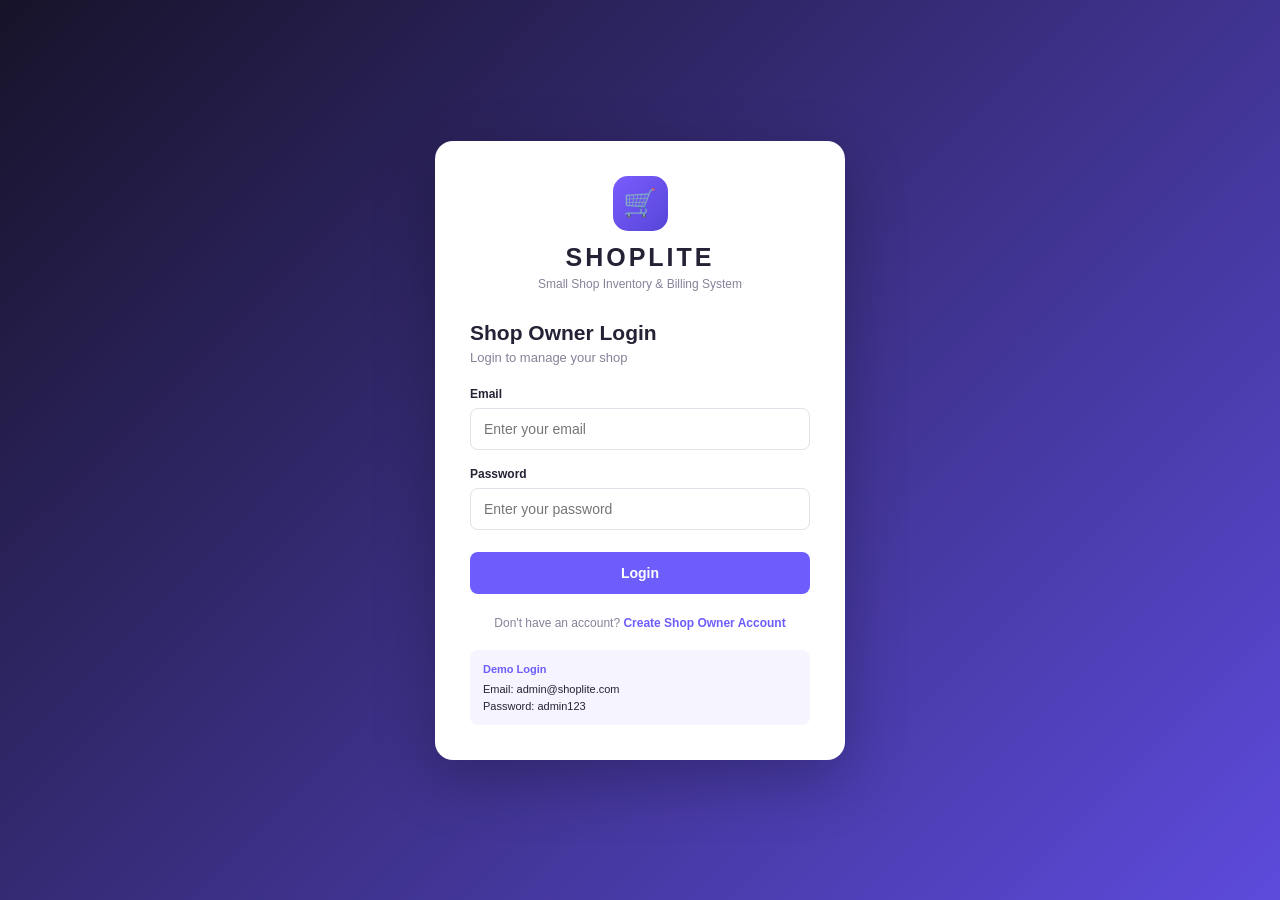
<file: shoplite/target/classes/static/index.html>
<!DOCTYPE html>
<html lang="en">
<head>
    <meta charset="UTF-8">
    <meta name="viewport" content="width=device-width, initial-scale=1.0">
    <title>ShopLite - Inventory & Billing</title>
    <link rel="stylesheet" href="index.css">
</head>

<body>

<div class="app">

    <!-- SIDEBAR -->
    <aside class="sidebar">

        <div class="brand">
            <div class="brand-icon">🛒</div>
            <div>
                <h2>ShopLite</h2>
                <span>Inventory & Billing</span>
            </div>
        </div>

        <nav class="sidebar-nav">

            <button class="nav-item active" data-page="dashboard">
                <span>📊</span>
                Dashboard
            </button>

            <button class="nav-item" data-page="products">
                <span>📦</span>
                Products
            </button>

            <button class="nav-item" data-page="billing">
                <span>🧾</span>
                Billing
            </button>

            <button class="nav-item" data-page="bills">
                <span>📋</span>
                Bills
            </button>

            <button class="nav-item" data-page="inventory">
                <span>🏪</span>
                Inventory
            </button>

        </nav>

        <div class="sidebar-bottom">

    <div class="admin-box">

        <div class="admin-avatar">
            👤
        </div>

        <div>

            <strong id="ownerName">
                Shop Owner
            </strong>

            <small>
                Shop Owner
            </small>

        </div>

    </div>


    <button
        class="logout-btn"
        onclick="logout()">

        🚪 Logout

    </button>

</div>

    </aside>


    <!-- MAIN -->
    <main class="main-content">

        <!-- TOPBAR -->
        <header class="topbar">

            <div>
                <h1 id="pageTitle">Dashboard</h1>
                <p id="pageSubtitle">Overview of your shop</p>
            </div>

            <div class="topbar-right">
                <div class="live-status">
                    <span></span>
                    Live
                </div>
                <div class="date-display" id="currentDate"></div>
            </div>

        </header>


        <!-- ================= DASHBOARD ================= -->

        <section id="dashboardPage" class="page active-page">

            <div class="welcome-card">
                <div>
                    <p class="welcome-small">WELCOME BACK 👋</p>
                    <h2>Shop Dashboard</h2>
                    <p>Manage your products, inventory and billing from one place.</p>
                </div>

                <button class="primary-btn" onclick="showPage('billing')">
                    + Create New Bill
                </button>
            </div>


            <div class="stats-grid">

                <div class="stat-card">
                    <div class="stat-icon purple">📦</div>
                    <div>
                        <span>Total Products</span>
                        <h2 id="totalProducts">0</h2>
                    </div>
                </div>

                <div class="stat-card">
                    <div class="stat-icon blue">📊</div>
                    <div>
                        <span>Total Stock</span>
                        <h2 id="totalStock">0</h2>
                    </div>
                </div>

                <div class="stat-card">
                    <div class="stat-icon green">🧾</div>
                    <div>
                        <span>Total Bills</span>
                        <h2 id="totalBills">0</h2>
                    </div>
                </div>

                <div class="stat-card">
                    <div class="stat-icon orange">₹</div>
                    <div>
                        <span>Total Sales</span>
                        <h2 id="totalSales">₹0.00</h2>
                    </div>
                </div>

            </div>


            <div class="dashboard-grid">

                <div class="panel">
                    <div class="panel-header">
                        <div>
                            <h3>Recent Bills</h3>
                            <p>Latest transactions</p>
                        </div>

                        <button class="text-btn" onclick="showPage('bills')">
                            View All
                        </button>
                    </div>

                    <div id="recentBills"></div>
                </div>


                <div class="panel">
                    <div class="panel-header">
                        <div>
                            <h3>Stock Alert</h3>
                            <p>Products that need attention</p>
                        </div>
                    </div>

                    <div id="stockAlerts"></div>
                </div>

            </div>

        </section>


        <!-- ================= PRODUCTS ================= -->

        <section id="productsPage" class="page">

            <div class="section-header">

                <div>
                    <h2>Products</h2>
                    <p>Manage your shop products</p>
                </div>

                <button class="primary-btn" onclick="openProductModal()">
                    + Add Product
                </button>

            </div>


            <div class="toolbar">

                <div class="search-box">
                    🔍
                    <input
                        type="text"
                        id="productSearch"
                        placeholder="Search products..."
                        oninput="renderProducts()">
                </div>

            </div>


            <div class="panel">

                <div class="table-wrapper">

                    <table>

                        <thead>
                        <tr>
                            <th>ID</th>
                            <th>Product</th>
                            <th>Price</th>
                            <th>Stock</th>
                            <th>Status</th>
                            <th>Actions</th>
                        </tr>
                        </thead>

                        <tbody id="productsTable"></tbody>

                    </table>

                </div>

            </div>

        </section>


        <!-- ================= BILLING ================= -->

        <section id="billingPage" class="page">

            <div class="section-header">

                <div>
                    <h2>Create Bill</h2>
                    <p>Create a real-time shop bill</p>
                </div>

            </div>


            <div class="billing-layout">

                <!-- BILL INPUT -->
                <div class="panel billing-form-panel">

                    <div class="panel-title">
                        <h3>Bill Details</h3>
                    </div>

                    <div class="form-group">

                        <label>Customer Name</label>

                        <input
                            type="text"
                            id="customerName"
                            placeholder="Enter customer name">

                    </div>


                    <div class="add-item-box">

                        <h4>Add Product</h4>

                        <div class="form-row">

                            <div class="form-group flex-2">

                                <label>Product</label>

                                <select id="billProduct"></select>

                            </div>

                            <div class="form-group">

                                <label>Quantity</label>

                                <input
                                    type="number"
                                    id="billQuantity"
                                    min="1"
                                    value="1">

                            </div>

                            <div class="form-group button-field">

                                <label>&nbsp;</label>

                                <button
                                    class="primary-btn"
                                    onclick="addBillItem()">
                                    Add
                                </button>

                            </div>

                        </div>

                    </div>


                    <div class="selected-items">

                        <div class="panel-title">
                            <h3>Selected Items</h3>
                        </div>

                        <div class="table-wrapper">

                            <table>

                                <thead>
                                <tr>
                                    <th>Product</th>
                                    <th>Qty</th>
                                    <th>Rate</th>
                                    <th>Amount</th>
                                    <th></th>
                                </tr>
                                </thead>

                                <tbody id="billingItemsTable"></tbody>

                            </table>

                        </div>

                    </div>


                    <div class="bill-total-box">

                        <span>Total Amount</span>

                        <strong id="billingTotal">
                            ₹0.00
                        </strong>

                    </div>


                    <button
                        class="create-bill-btn"
                        onclick="createBill()">

                        🧾 Create Bill

                    </button>

                </div>


                <!-- LIVE RECEIPT -->
                <div class="receipt-container">

                    <div class="receipt" id="liveReceipt">

                        <div class="receipt-header">

                            <div class="receipt-logo">🛒</div>

                            <h2>SHOPLITE</h2>

                            <p>Small Shop Inventory & Billing</p>

                            <div class="receipt-line"></div>

                        </div>


                        <div class="receipt-info">

                            <div>
                                <span>Bill No</span>
                                <strong id="previewBillNo">DRAFT</strong>
                            </div>

                            <div>
                                <span>Date</span>
                                <strong id="previewDate">--</strong>
                            </div>

                            <div>
                                <span>Customer</span>
                                <strong id="previewCustomer">Walk-in Customer</strong>
                            </div>

                        </div>


                        <div class="receipt-line"></div>


                        <table class="receipt-table">

                            <thead>

                            <tr>
                                <th>Item</th>
                                <th>Qty</th>
                                <th>Rate</th>
                                <th>Amount</th>
                            </tr>

                            </thead>

                            <tbody id="previewItems">

                            <tr>
                                <td colspan="4" class="empty-receipt">
                                    No items added
                                </td>
                            </tr>

                            </tbody>

                        </table>


                        <div class="receipt-line"></div>


                        <div class="receipt-total">

                            <span>TOTAL</span>

                            <strong id="previewTotal">
                                ₹0.00
                            </strong>

                        </div>


                        <div class="receipt-footer">

                            <p>Thank you for shopping with us!</p>

                            <small>Have a great day 😊</small>

                        </div>

                    </div>

                </div>

            </div>

        </section>


        <!-- ================= BILLS ================= -->

        <section id="billsPage" class="page">

            


            <div class="bills-layout">

                <!-- BILL HISTORY -->
                <div class="panel bill-history-panel">

                    <div class="panel-header">

                        <div>
                            <h3>Bill History</h3>
                            <p>Select a bill to view receipt</p>
                        </div>

                    </div>

                    <div id="billHistory"></div>

                </div>


                <!-- RECEIPT -->
                <div class="panel selected-receipt-panel">

                    <div class="receipt-actions">

                        <h3>Bill Receipt</h3>

                        <button
                            class="secondary-btn"
                            onclick="printReceipt()">

                            🖨 Print Bill

                        </button>

                    </div>


                    <div id="savedReceiptContainer">

                        <div class="no-receipt">

                            <div>🧾</div>

                            <h3>Select a Bill</h3>

                            <p>
                                Select a bill from the history
                                to view the complete receipt.
                            </p>

                        </div>

                    </div>

                </div>

            </div>

        </section>


        <!-- ================= INVENTORY ================= -->

        <section id="inventoryPage" class="page">

            <div class="section-header">

                <div>
                    <h2>Inventory</h2>
                    <p>Monitor your current stock</p>
                </div>

            </div>


            <div class="inventory-cards">

                <div class="inventory-summary">
                    <span>Available Products</span>
                    <strong id="inventoryProducts">0</strong>
                </div>

                <div class="inventory-summary">
                    <span>Total Units</span>
                    <strong id="inventoryUnits">0</strong>
                </div>

                <div class="inventory-summary">
                    <span>Low Stock</span>
                    <strong id="inventoryLow">0</strong>
                </div>

                <div class="inventory-summary">
                    <span>Out of Stock</span>
                    <strong id="inventoryOut">0</strong>
                </div>

            </div>


            <div class="panel">

                <div class="table-wrapper">

                    <table>

                        <thead>

                        <tr>
                            <th>Product</th>
                            <th>Price</th>
                            <th>Quantity</th>
                            <th>Status</th>
                        </tr>

                        </thead>

                        <tbody id="inventoryTable"></tbody>

                    </table>

                </div>

            </div>

        </section>

    </main>

</div>


<!-- ================= PRODUCT MODAL ================= -->

<div class="modal-overlay" id="productModal">

    <div class="modal">

        <div class="modal-header">

            <div>
                <h2 id="modalTitle">Add Product</h2>
                <p>Enter product details</p>
            </div>

            <button class="close-btn" onclick="closeProductModal()">
                ×
            </button>

        </div>


        <div class="form-group">

            <label>Product Name</label>

            <input
                type="text"
                id="productName"
                placeholder="Enter product name">

        </div>


        <div class="form-row">

            <div class="form-group">

                <label>Price</label>

                <input
                    type="number"
                    id="productPrice"
                    min="0"
                    step="0.01"
                    placeholder="0.00">

            </div>

            <div class="form-group">

                <label>Quantity</label>

                <input
                    type="number"
                    id="productQuantity"
                    min="0"
                    placeholder="0">

            </div>

        </div>


        <div class="modal-actions">

            <button
                class="secondary-btn"
                onclick="closeProductModal()">
                Cancel
            </button>

            <button
                class="primary-btn"
                onclick="saveProduct()">
                Save Product
            </button>

        </div>

    </div>

</div>


<!-- TOAST -->
<div id="toast" class="toast"></div>


<script src="index.js"></script>

</body>
</html>
</file>
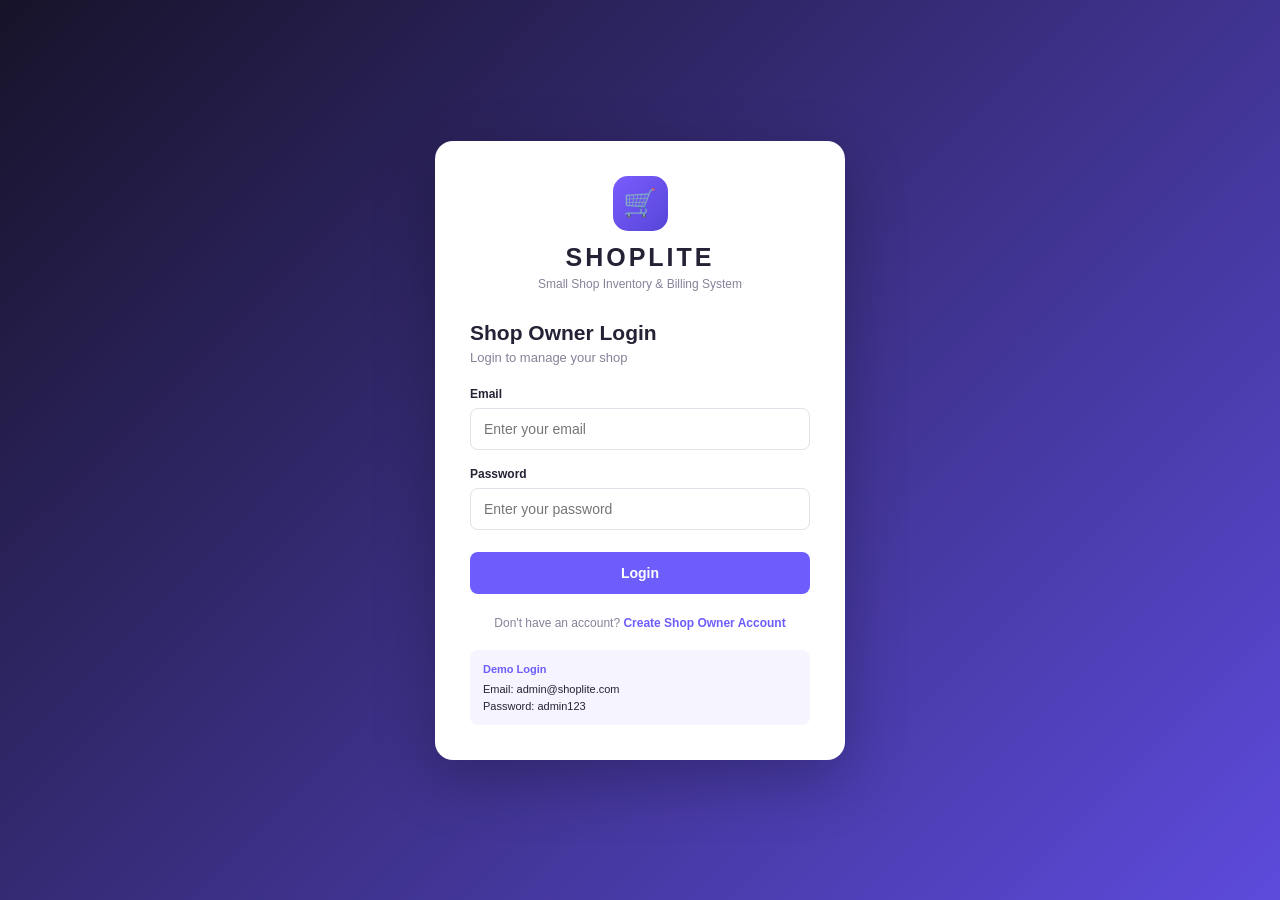
<file: shoplite/target/classes/static/login.html>
<!DOCTYPE html>
<html lang="en">
<head>
    <meta charset="UTF-8">
    <meta name="viewport" content="width=device-width, initial-scale=1.0">

    <title>ShopLite - Login</title>

    <link rel="stylesheet" href="auth.css">
</head>

<body>

<div class="auth-container">

    <div class="auth-card">

        <div class="logo">
            🛒
        </div>

        <h1>SHOPLITE</h1>

        <p class="subtitle">
            Small Shop Inventory & Billing System
        </p>

        <h2>Shop Owner Login</h2>

        <p class="description">
            Login to manage your shop
        </p>


        <form id="loginForm">

            <div class="input-group">

                <label>Email</label>

                <input
                    type="email"
                    id="loginEmail"
                    placeholder="Enter your email"
                    required>

            </div>


            <div class="input-group">

                <label>Password</label>

                <input
                    type="password"
                    id="loginPassword"
                    placeholder="Enter your password"
                    required>

            </div>


            <button
                type="submit"
                class="auth-btn">

                Login

            </button>

        </form>


        <div id="loginMessage"></div>


        <p class="switch-text">

            Don't have an account?

            <a href="signup.html">
                Create Shop Owner Account
            </a>

        </p>


        <div class="demo-login">

            <strong>Demo Login</strong>

            <span>
                Email: admin@shoplite.com
            </span>

            <span>
                Password: admin123
            </span>

        </div>

    </div>

</div>


<script src="auth.js"></script>

</body>
</html>
</file>
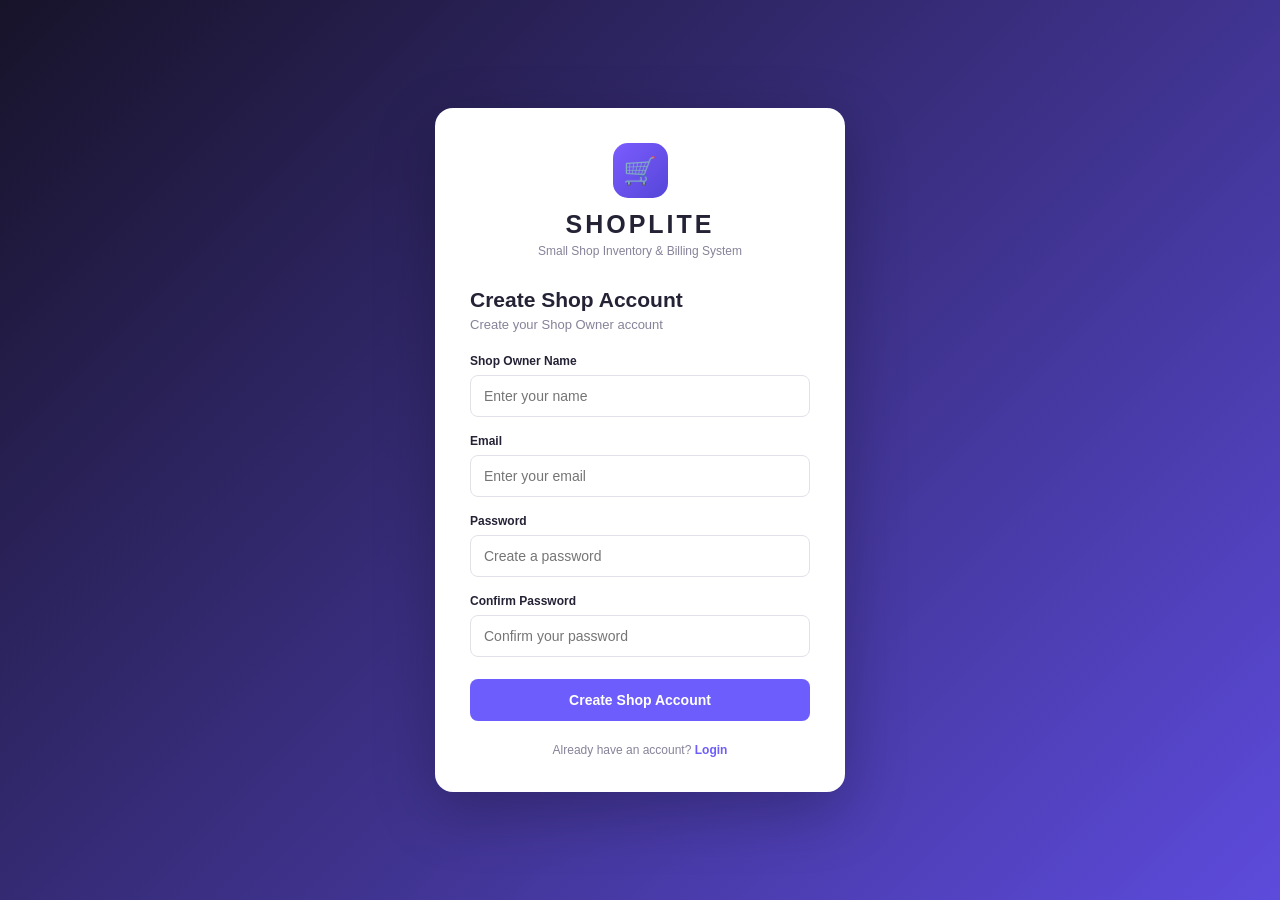
<file: shoplite/target/classes/static/signup.html>
<!DOCTYPE html>
<html lang="en">
<head>

    <meta charset="UTF-8">
    <meta name="viewport"
          content="width=device-width, initial-scale=1.0">

    <title>ShopLite - Signup</title>

    <link rel="stylesheet" href="auth.css">

</head>

<body>

<div class="auth-container">

    <div class="auth-card">

        <div class="logo">
            🛒
        </div>

        <h1>SHOPLITE</h1>

        <p class="subtitle">
            Small Shop Inventory & Billing System
        </p>


        <h2>Create Shop Account</h2>

        <p class="description">
            Create your Shop Owner account
        </p>


        <form id="signupForm">


            <div class="input-group">

                <label>Shop Owner Name</label>

                <input
                    type="text"
                    id="signupName"
                    placeholder="Enter your name"
                    required>

            </div>


            <div class="input-group">

                <label>Email</label>

                <input
                    type="email"
                    id="signupEmail"
                    placeholder="Enter your email"
                    required>

            </div>


            <div class="input-group">

                <label>Password</label>

                <input
                    type="password"
                    id="signupPassword"
                    placeholder="Create a password"
                    required>

            </div>


            <div class="input-group">

                <label>Confirm Password</label>

                <input
                    type="password"
                    id="confirmPassword"
                    placeholder="Confirm your password"
                    required>

            </div>


            <button
                type="submit"
                class="auth-btn">

                Create Shop Account

            </button>

        </form>


        <div id="signupMessage"></div>


        <p class="switch-text">

            Already have an account?

            <a href="login.html">
                Login
            </a>

        </p>

    </div>

</div>


<script src="auth.js"></script>

</body>
</html>
</file>
<file: shoplite/target/classes/static/index.css>
* {
    margin: 0;
    padding: 0;
    box-sizing: border-box;
}

:root {
    --primary: #6d5dfc;
    --primary-dark: #5546d8;
    --purple: #7c3aed;
    --dark: #171426;
    --sidebar: #19152d;
    --bg: #f6f7fb;
    --white: #ffffff;
    --text: #242235;
    --muted: #858399;
    --border: #e8e7ef;
    --green: #16a34a;
    --orange: #f59e0b;
    --red: #dc2626;
    --blue: #2563eb;
}

body {
    font-family: "Segoe UI", Arial, sans-serif;
    background: var(--bg);
    color: var(--text);
}

button,
input,
select {
    font-family: inherit;
}

button {
    cursor: pointer;
}

.app {
    display: flex;
    min-height: 100vh;
}


/* ================= SIDEBAR ================= */

.sidebar {
    width: 250px;
    background: var(--sidebar);
    color: white;
    position: fixed;
    left: 0;
    top: 0;
    bottom: 0;
    display: flex;
    flex-direction: column;
    z-index: 20;
}

.brand {
    height: 90px;
    display: flex;
    align-items: center;
    gap: 12px;
    padding: 20px;
    border-bottom: 1px solid rgba(255,255,255,0.08);
}

.brand-icon {
    width: 44px;
    height: 44px;
    border-radius: 12px;
    background: linear-gradient(135deg, #7c5cff, #5d3fd3);
    display: flex;
    align-items: center;
    justify-content: center;
    font-size: 22px;
}

.brand h2 {
    font-size: 20px;
}

.brand span {
    color: #aaa5bd;
    font-size: 11px;
}

.sidebar-nav {
    padding: 25px 14px;
}

.nav-item {
    width: 100%;
    border: none;
    background: transparent;
    color: #aaa5bd;
    padding: 13px 15px;
    margin-bottom: 7px;
    border-radius: 10px;
    text-align: left;
    display: flex;
    align-items: center;
    gap: 13px;
    font-size: 14px;
    transition: 0.2s;
}

.nav-item span {
    width: 24px;
    text-align: center;
}

.nav-item:hover {
    background: rgba(255,255,255,0.07);
    color: white;
}

.nav-item.active {
    background: linear-gradient(
        90deg,
        rgba(109,93,252,0.35),
        rgba(109,93,252,0.12)
    );
    color: white;
}

.sidebar-bottom {
    margin-top: auto;
    padding: 18px;
}

.admin-box {
    display: flex;
    align-items: center;
    gap: 10px;
    border-top: 1px solid rgba(255,255,255,0.08);
    padding-top: 18px;
}

.admin-avatar {
    width: 38px;
    height: 38px;
    background: #6d5dfc;
    border-radius: 50%;
    display: flex;
    align-items: center;
    justify-content: center;
    font-weight: bold;
}

.admin-box strong {
    display: block;
    font-size: 13px;
}

.admin-box small {
    color: #9994aa;
}


/* ================= MAIN ================= */

.main-content {
    margin-left: 250px;
    width: calc(100% - 250px);
    min-height: 100vh;
}

.topbar {
    background: white;
    min-height: 90px;
    border-bottom: 1px solid var(--border);
    padding: 20px 35px;
    display: flex;
    justify-content: space-between;
    align-items: center;
}

.topbar h1 {
    font-size: 25px;
}

.topbar p {
    color: var(--muted);
    margin-top: 4px;
    font-size: 13px;
}

.topbar-right {
    display: flex;
    align-items: center;
    gap: 20px;
}

.live-status {
    display: flex;
    align-items: center;
    gap: 7px;
    color: var(--green);
    font-size: 13px;
    font-weight: 600;
}

.live-status span {
    width: 8px;
    height: 8px;
    background: #22c55e;
    border-radius: 50%;
}

.date-display {
    color: var(--muted);
    font-size: 13px;
}


/* ================= PAGE ================= */

.page {
    display: none;
    padding: 30px 35px;
}

.active-page {
    display: block;
}

.section-header {
    display: flex;
    justify-content: space-between;
    align-items: center;
    margin-bottom: 25px;
}

.section-header h2 {
    font-size: 24px;
}

.section-header p {
    color: var(--muted);
    margin-top: 5px;
    font-size: 13px;
}


/* ================= BUTTONS ================= */

.primary-btn {
    border: none;
    background: var(--primary);
    color: white;
    padding: 11px 18px;
    border-radius: 8px;
    font-weight: 600;
    transition: 0.2s;
}

.primary-btn:hover {
    background: var(--primary-dark);
    transform: translateY(-1px);
}

.secondary-btn {
    border: 1px solid var(--border);
    background: white;
    color: var(--text);
    padding: 10px 16px;
    border-radius: 8px;
    font-weight: 600;
}

.secondary-btn:hover {
    background: #f7f7fa;
}

.text-btn {
    background: none;
    border: none;
    color: var(--primary);
    font-weight: 600;
}

.danger-btn {
    background: #fee2e2;
    color: var(--red);
    border: none;
    padding: 7px 10px;
    border-radius: 6px;
}

.edit-btn {
    background: #ede9fe;
    color: var(--purple);
    border: none;
    padding: 7px 10px;
    border-radius: 6px;
    margin-right: 5px;
}


/* ================= DASHBOARD ================= */

.welcome-card {
    background: linear-gradient(
        120deg,
        #5d4bdc,
        #7969f7
    );
    color: white;
    border-radius: 16px;
    padding: 28px 30px;
    display: flex;
    justify-content: space-between;
    align-items: center;
    margin-bottom: 25px;
}

.welcome-card .primary-btn {
    background: white;
    color: var(--primary);
}

.welcome-small {
    font-size: 11px;
    opacity: 0.8;
    letter-spacing: 1px;
}

.welcome-card h2 {
    margin: 5px 0;
    font-size: 25px;
}

.welcome-card p {
    opacity: 0.85;
    font-size: 13px;
}

.stats-grid {
    display: grid;
    grid-template-columns: repeat(4, 1fr);
    gap: 18px;
    margin-bottom: 25px;
}

.stat-card {
    background: white;
    border: 1px solid var(--border);
    border-radius: 13px;
    padding: 20px;
    display: flex;
    align-items: center;
    gap: 15px;
}

.stat-card span {
    font-size: 12px;
    color: var(--muted);
}

.stat-card h2 {
    margin-top: 5px;
    font-size: 23px;
}

.stat-icon {
    width: 48px;
    height: 48px;
    border-radius: 12px;
    display: flex;
    align-items: center;
    justify-content: center;
    font-size: 21px;
}

.stat-icon.purple {
    background: #ede9fe;
}

.stat-icon.blue {
    background: #dbeafe;
}

.stat-icon.green {
    background: #dcfce7;
}

.stat-icon.orange {
    background: #fef3c7;
}

.dashboard-grid {
    display: grid;
    grid-template-columns: 1.5fr 1fr;
    gap: 20px;
}


/* ================= PANEL ================= */

.panel {
    background: white;
    border: 1px solid var(--border);
    border-radius: 13px;
    overflow: hidden;
}

.panel-header {
    padding: 18px 20px;
    border-bottom: 1px solid var(--border);
    display: flex;
    justify-content: space-between;
    align-items: center;
}

.panel-header h3 {
    font-size: 16px;
}

.panel-header p {
    color: var(--muted);
    font-size: 12px;
    margin-top: 4px;
}

.panel-title {
    margin-bottom: 15px;
}

.panel-title h3 {
    font-size: 16px;
}


/* ================= TABLE ================= */

.table-wrapper {
    overflow-x: auto;
}

table {
    width: 100%;
    border-collapse: collapse;
}

th {
    text-align: left;
    padding: 13px 18px;
    background: #fafafd;
    color: var(--muted);
    font-size: 11px;
    text-transform: uppercase;
    letter-spacing: 0.5px;
}

td {
    padding: 14px 18px;
    border-top: 1px solid var(--border);
    font-size: 13px;
}

.product-name {
    font-weight: 600;
}

.product-id {
    color: var(--muted);
}


/* ================= STATUS ================= */

.status {
    display: inline-block;
    padding: 5px 9px;
    border-radius: 20px;
    font-size: 11px;
    font-weight: 600;
}

.status.available,
.status.paid {
    background: #dcfce7;
    color: #15803d;
}

.status.low,
.status.pending {
    background: #fef3c7;
    color: #b45309;
}

.status.out {
    background: #fee2e2;
    color: #b91c1c;
}


/* ================= SEARCH ================= */

.toolbar {
    margin-bottom: 18px;
}

.search-box {
    background: white;
    border: 1px solid var(--border);
    border-radius: 8px;
    width: 320px;
    padding: 10px 13px;
    display: flex;
    gap: 8px;
    align-items: center;
}

.search-box input {
    border: none;
    outline: none;
    width: 100%;
}


/* ================= FORMS ================= */

.form-group {
    margin-bottom: 17px;
}

.form-group label {
    display: block;
    font-size: 12px;
    font-weight: 600;
    margin-bottom: 7px;
}

.form-group input,
.form-group select {
    width: 100%;
    border: 1px solid var(--border);
    border-radius: 8px;
    padding: 11px 12px;
    outline: none;
    background: white;
}

.form-group input:focus,
.form-group select:focus {
    border-color: var(--primary);
}

.form-row {
    display: flex;
    gap: 15px;
}

.flex-2 {
    flex: 2;
}

.form-row .form-group {
    flex: 1;
}

.button-field {
    flex: 0 0 auto !important;
}


/* ================= BILLING ================= */

.billing-layout {
    display: grid;
    grid-template-columns: 1.25fr 0.75fr;
    gap: 22px;
}

.billing-form-panel {
    padding: 22px;
}

.add-item-box {
    background: #f8f8fc;
    border: 1px solid var(--border);
    border-radius: 10px;
    padding: 18px;
    margin-bottom: 22px;
}

.add-item-box h4 {
    margin-bottom: 15px;
}

.selected-items {
    margin-top: 20px;
}

.bill-total-box {
    margin-top: 20px;
    background: #f6f5ff;
    border-radius: 10px;
    padding: 18px;
    display: flex;
    justify-content: space-between;
    align-items: center;
}

.bill-total-box span {
    color: var(--muted);
}

.bill-total-box strong {
    color: var(--primary);
    font-size: 23px;
}

.create-bill-btn {
    width: 100%;
    margin-top: 15px;
    padding: 14px;
    border: none;
    background: var(--primary);
    color: white;
    border-radius: 9px;
    font-weight: 700;
    font-size: 15px;
}

.create-bill-btn:hover {
    background: var(--primary-dark);
}


/* ================= RECEIPT ================= */

.receipt-container {
    display: flex;
    justify-content: center;
    align-items: flex-start;
}

.receipt {
    width: 100%;
    max-width: 430px;
    background: white;
    border: 1px solid #ddd;
    padding: 28px 25px;
    box-shadow: 0 5px 20px rgba(0,0,0,0.08);
    position: relative;
}

.receipt-header {
    text-align: center;
}

.receipt-logo {
    font-size: 30px;
}

.receipt-header h2 {
    margin-top: 5px;
    letter-spacing: 2px;
}

.receipt-header p {
    font-size: 11px;
    color: #777;
    margin-top: 4px;
}

.receipt-line {
    border-top: 1px dashed #aaa;
    margin: 18px 0;
}

.receipt-info {
    display: grid;
    gap: 8px;
}

.receipt-info div {
    display: flex;
    justify-content: space-between;
    gap: 10px;
}

.receipt-info span {
    color: #777;
    font-size: 11px;
}

.receipt-info strong {
    font-size: 11px;
    text-align: right;
}

.receipt-table {
    width: 100%;
}

.receipt-table th,
.receipt-table td {
    padding: 8px 3px;
    font-size: 10px;
}

.receipt-table th {
    background: white;
    color: #555;
    border-bottom: 1px solid #ddd;
}

.receipt-table td {
    border: none;
}

.receipt-table th:nth-child(n+2),
.receipt-table td:nth-child(n+2) {
    text-align: right;
}

.empty-receipt {
    text-align: center !important;
    color: #999;
    padding: 25px !important;
}

.receipt-total {
    display: flex;
    justify-content: space-between;
    align-items: center;
    font-weight: bold;
}

.receipt-total strong {
    font-size: 20px;
}

.receipt-footer {
    text-align: center;
    margin-top: 25px;
}

.receipt-footer p {
    font-size: 11px;
    font-weight: 600;
}

.receipt-footer small {
    color: #888;
    font-size: 10px;
}


/* ================= BILLS ================= */

.bills-layout {
    display: grid;
    grid-template-columns: 0.8fr 1.2fr;
    gap: 20px;
}

.bill-history-panel {
    min-height: 500px;
}

.bill-history-item {
    padding: 16px 18px;
    border-bottom: 1px solid var(--border);
    cursor: pointer;
    transition: 0.2s;
}

.bill-history-item:hover {
    background: #faf9ff;
}

.bill-history-item.selected {
    background: #f1efff;
    border-left: 4px solid var(--primary);
}

.bill-history-top {
    display: flex;
    justify-content: space-between;
    align-items: center;
}

.bill-number {
    font-weight: 700;
    color: var(--primary);
}

.bill-customer {
    font-size: 13px;
    margin-top: 6px;
    font-weight: 600;
}

.bill-date {
    color: var(--muted);
    font-size: 11px;
    margin-top: 4px;
}

.bill-history-bottom {
    margin-top: 10px;
    display: flex;
    justify-content: space-between;
    align-items: center;
}

.bill-amount {
    font-weight: 700;
}

.selected-receipt-panel {
    padding: 22px;
}

.receipt-actions {
    display: flex;
    justify-content: space-between;
    align-items: center;
    margin-bottom: 20px;
}

.receipt-actions h3 {
    font-size: 17px;
}

.no-receipt {
    min-height: 450px;
    display: flex;
    flex-direction: column;
    align-items: center;
    justify-content: center;
    text-align: center;
    color: var(--muted);
}

.no-receipt div {
    font-size: 45px;
    margin-bottom: 12px;
}

.no-receipt h3 {
    color: var(--text);
    margin-bottom: 6px;
}


/* ================= INVENTORY ================= */

.inventory-cards {
    display: grid;
    grid-template-columns: repeat(4, 1fr);
    gap: 18px;
    margin-bottom: 22px;
}

.inventory-summary {
    background: white;
    border: 1px solid var(--border);
    padding: 20px;
    border-radius: 12px;
}

.inventory-summary span {
    display: block;
    color: var(--muted);
    font-size: 12px;
}

.inventory-summary strong {
    display: block;
    margin-top: 8px;
    font-size: 25px;
}


/* ================= MODAL ================= */

.modal-overlay {
    position: fixed;
    inset: 0;
    background: rgba(15, 12, 30, 0.6);
    display: none;
    align-items: center;
    justify-content: center;
    z-index: 100;
}

.modal-overlay.show {
    display: flex;
}

.modal {
    width: 450px;
    background: white;
    border-radius: 15px;
    padding: 25px;
    box-shadow: 0 20px 50px rgba(0,0,0,0.2);
}

.modal-header {
    display: flex;
    justify-content: space-between;
    align-items: flex-start;
    margin-bottom: 25px;
}

.modal-header h2 {
    font-size: 20px;
}

.modal-header p {
    color: var(--muted);
    font-size: 12px;
    margin-top: 4px;
}

.close-btn {
    border: none;
    background: #f2f2f5;
    width: 32px;
    height: 32px;
    border-radius: 50%;
    font-size: 20px;
}

.modal-actions {
    display: flex;
    justify-content: flex-end;
    gap: 10px;
    margin-top: 25px;
}


/* ================= TOAST ================= */

.toast {
    position: fixed;
    right: 25px;
    bottom: 25px;
    background: #242235;
    color: white;
    padding: 13px 18px;
    border-radius: 8px;
    font-size: 13px;
    transform: translateY(100px);
    opacity: 0;
    transition: 0.3s;
    z-index: 200;
}

.toast.show {
    transform: translateY(0);
    opacity: 1;
}

.toast.success {
    background: #15803d;
}

.toast.error {
    background: #b91c1c;
}


/* ================= RESPONSIVE ================= */

@media (max-width: 1100px) {

    .stats-grid {
        grid-template-columns: repeat(2, 1fr);
    }

    .billing-layout,
    .bills-layout,
    .dashboard-grid {
        grid-template-columns: 1fr;
    }

    .inventory-cards {
        grid-template-columns: repeat(2, 1fr);
    }
}


@media (max-width: 750px) {

    .sidebar {
        width: 70px;
    }

    .brand {
        justify-content: center;
        padding: 10px;
    }

    .brand > div:last-child {
        display: none;
    }

    .nav-item {
        justify-content: center;
        padding: 14px 5px;
    }

    .nav-item {
        font-size: 0;
    }

    .nav-item span {
        font-size: 18px;
    }

    .admin-box div:last-child {
        display: none;
    }

    .main-content {
        margin-left: 70px;
        width: calc(100% - 70px);
    }

    .page {
        padding: 20px;
    }

    .topbar {
        padding: 18px 20px;
    }

    .date-display {
        display: none;
    }

    .welcome-card {
        flex-direction: column;
        align-items: flex-start;
        gap: 18px;
    }

    .stats-grid {
        grid-template-columns: 1fr;
    }

    .inventory-cards {
        grid-template-columns: 1fr;
    }

    .form-row {
        flex-direction: column;
    }

    .search-box {
        width: 100%;
    }
}


/* ================= PRINT ================= */
/* ================= PRINT ================= */

@media print {

    @page {
        margin: 0;
        size: A4;
    }

    body {
        background: white;
        margin: 0;
        padding: 0;
    }

    /* Hide everything except receipt */
    .sidebar,
    .topbar,
    .section-header,
    .bill-history-panel,
    .receipt-actions,
    .page > .section-header {
        display: none !important;
    }

    .main-content {
        margin: 0 !important;
        width: 100% !important;
        min-height: 0 !important;
    }

    #billsPage {
        display: block !important;
        padding: 0 !important;
        margin: 0 !important;
    }

    .bills-layout {
        display: block !important;
        margin: 0 !important;
        padding: 0 !important;
    }

    .selected-receipt-panel {
        display: block !important;
        border: none !important;
        padding: 0 !important;
        margin: 0 !important;
    }

    #savedReceiptContainer {
        display: flex !important;
        justify-content: center !important;
        align-items: flex-start !important;
        width: 100% !important;
        margin: 0 !important;
        padding: 25px 0 !important;
    }

    .receipt {
        width: 430px !important;
        max-width: 430px !important;
        margin: 0 auto !important;
        padding: 28px 25px !important;
        box-shadow: none !important;
        border: none !important;
    }

}
/* ================= LOGOUT ================= */

.logout-btn {

    width: 100%;

    margin-top: 15px;

    padding: 9px;

    border: 1px solid
        rgba(255,255,255,0.12);

    border-radius: 8px;

    background:
        rgba(255,255,255,0.05);

    color: #aaa5bd;

    cursor: pointer;

    font-size: 12px;

}


.logout-btn:hover {

    background:
        rgba(255,255,255,0.1);

    color: white;

}
</file>
<file: shoplite/target/classes/static/auth.css>
* {
    margin: 0;
    padding: 0;
    box-sizing: border-box;
}

body {

    font-family: "Segoe UI", Arial, sans-serif;

    min-height: 100vh;

    background:
        linear-gradient(
            135deg,
            #171329,
            #5d4bdc
        );

    display: flex;

    align-items: center;

    justify-content: center;

    color: #242235;

}


.auth-container {

    width: 100%;

    max-width: 450px;

    padding: 20px;

}


.auth-card {

    background: white;

    border-radius: 18px;

    padding: 35px;

    box-shadow:
        0 20px 60px
        rgba(0, 0, 0, 0.25);

}


.logo {

    width: 55px;

    height: 55px;

    margin: 0 auto 12px;

    border-radius: 15px;

    background:
        linear-gradient(
            135deg,
            #7c5cff,
            #5546d8
        );

    display: flex;

    align-items: center;

    justify-content: center;

    font-size: 27px;

}


.auth-card h1 {

    text-align: center;

    letter-spacing: 3px;

    font-size: 25px;

}


.subtitle {

    text-align: center;

    color: #858399;

    font-size: 12px;

    margin-top: 5px;

    margin-bottom: 30px;

}


.auth-card h2 {

    font-size: 21px;

    margin-bottom: 5px;

}


.description {

    color: #858399;

    font-size: 13px;

    margin-bottom: 22px;

}


.input-group {

    margin-bottom: 17px;

}


.input-group label {

    display: block;

    font-size: 12px;

    font-weight: 600;

    margin-bottom: 7px;

}


.input-group input {

    width: 100%;

    padding: 12px 13px;

    border: 1px solid #e2e1e9;

    border-radius: 8px;

    outline: none;

    font-size: 14px;

}


.input-group input:focus {

    border-color: #6d5dfc;

    box-shadow:
        0 0 0 3px
        rgba(109, 93, 252, 0.1);

}


.auth-btn {

    width: 100%;

    border: none;

    background: #6d5dfc;

    color: white;

    padding: 13px;

    border-radius: 8px;

    font-weight: 600;

    font-size: 14px;

    cursor: pointer;

    margin-top: 5px;

}


.auth-btn:hover {

    background: #5546d8;

}


.switch-text {

    text-align: center;

    margin-top: 22px;

    color: #858399;

    font-size: 12px;

}


.switch-text a {

    color: #6d5dfc;

    font-weight: 600;

    text-decoration: none;

}


.demo-login {

    margin-top: 20px;

    padding: 13px;

    border-radius: 8px;

    background: #f6f5ff;

    display: flex;

    flex-direction: column;

    gap: 5px;

    font-size: 11px;

}


.demo-login strong {

    color: #6d5dfc;

    margin-bottom: 3px;

}


#loginMessage,
#signupMessage {

    margin-top: 12px;

    text-align: center;

    font-size: 12px;

    font-weight: 600;

}


.success-message {

    color: #15803d;

}


.error-message {

    color: #dc2626;

}


@media (max-width: 500px) {

    .auth-card {

        padding: 25px;

    }

}
</file>
